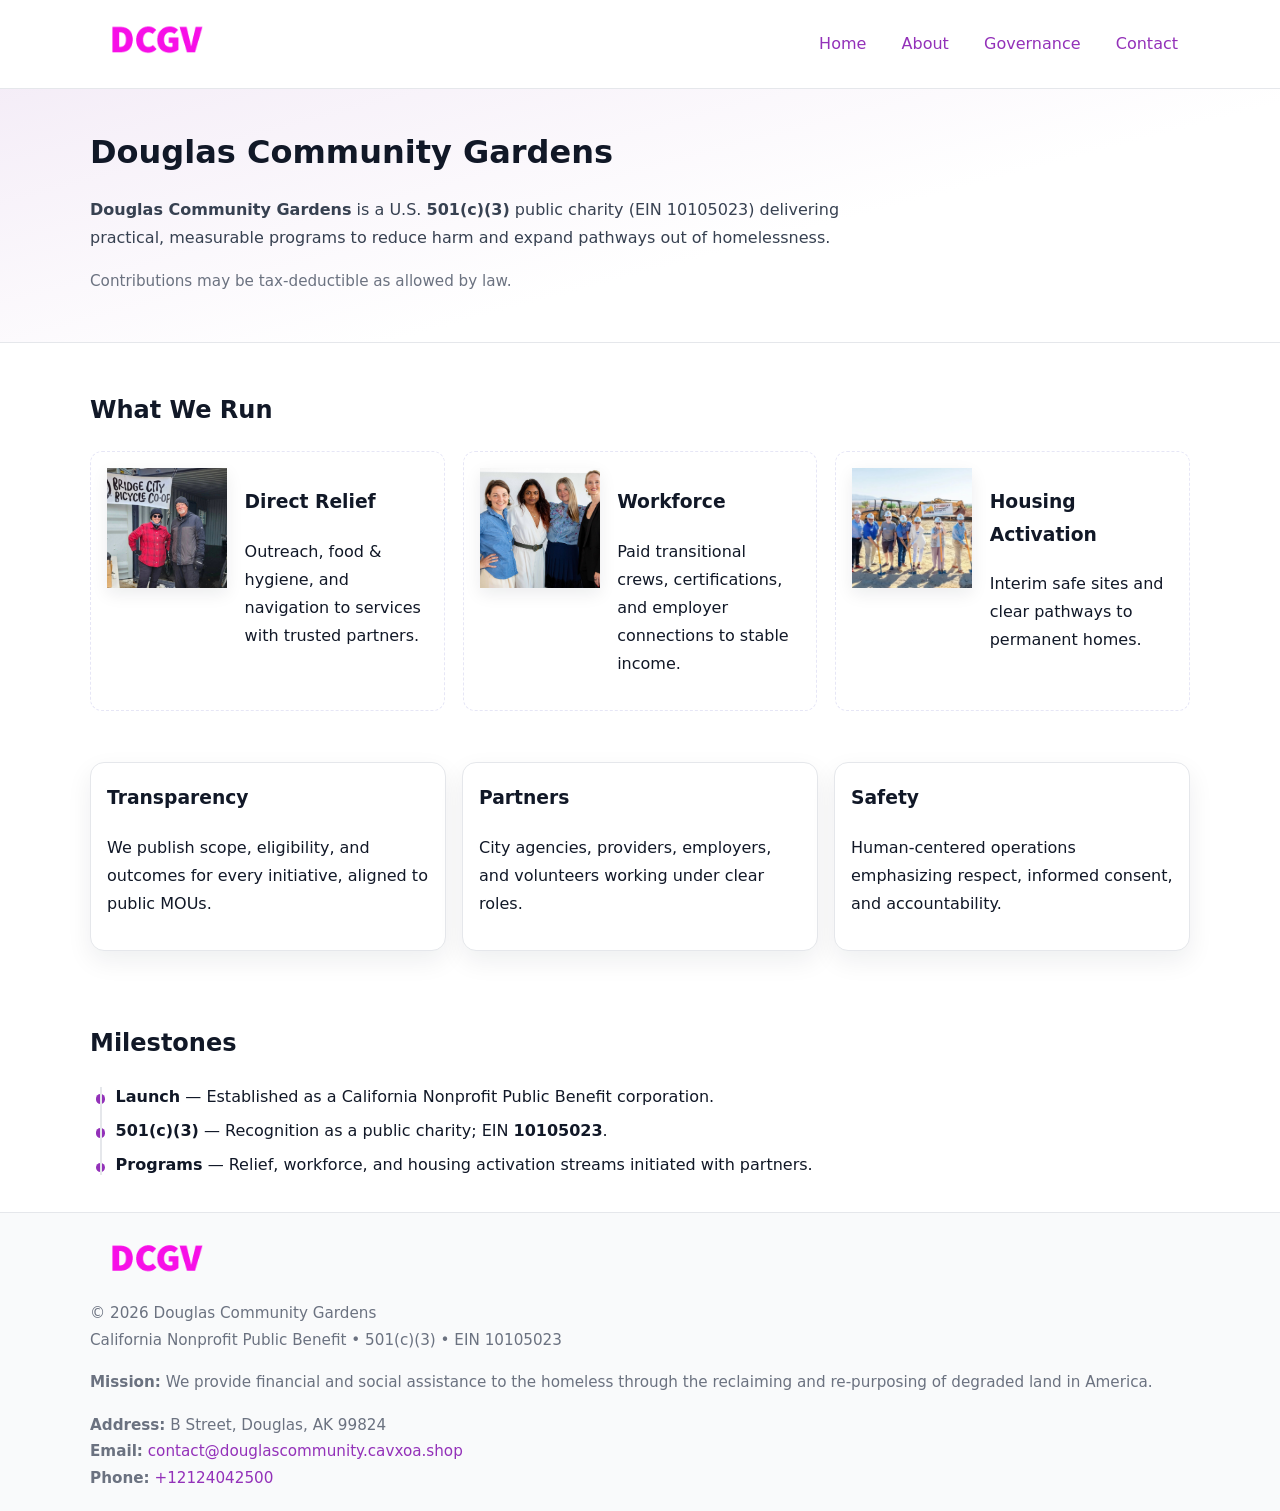
<file: index.html>
<!doctype html>
<html lang="en">
<head>
<meta charset="utf-8"/><meta name="viewport" content="width=device-width,initial-scale=1"/>
<title>Douglas Community Gardens – Nonprofit • 2025</title>
<link rel="stylesheet" href="assets/styles.css"/><link rel="icon" href="images/logo.png">
<meta name="data-ein" content="10105023"><meta name="data-name" content="Douglas Community Gardens">
<meta name="data-email" content="contact@douglascommunity.cavxoa.shop"><meta name="data-phone" content="+12124042500">
<meta name="data-address" content="B Street,
Douglas, AK 99824"><meta name="data-map" content="B+Street,+Douglas,+AK+99824">
  <meta name="description" content="Our nonprofit strengthens the community with programs focused on community services, education, and direct relief.">
<meta name="facebook-domain-verification" content="fugh6b4a2t4arzmjuvu23lykcs531j" />
</head>
<body>
<div style="position:absolute;left:-9999px;top:-9999px;opacity:0" data-uniq="{{UNIQUE_BLOB}}">
  <span>Our nonprofit strengthens the community with programs focused on community services, education, and direct relief.</span><svg width="12" height="12" viewBox="0 0 12 12" xmlns="http://www.w3.org/2000/svg"><circle cx="6" cy="6" r="5" fill="#b45309"/></svg><img src="images/programs.jpg" width="1" height="1" alt="" loading="lazy"/>
</div>

<header>
  <div class="header-wrap">
    <a href="index.html" aria-label="Home"><img src="images/logo.png" alt="Douglas Community Gardens logo" style="width:132px"></a>
    <nav><a class="active" href="index.html">Home</a><a href="about.html">About</a><a href="governance.html">Governance</a><a href="contact.html">Contact</a></nav>
  </div>
</header>

<section class="cdf9a5d5b1c">
  <div class="container">
    <h1>Douglas Community Gardens</h1>
    <p class="c8a3608f358"><strong>Douglas Community Gardens</strong> is a U.S. <strong>501(c)(3)</strong> public charity (EIN 10105023) delivering practical, measurable programs to reduce harm and expand pathways out of homelessness.</p>
    <p class="small">Contributions may be tax-deductible as allowed by law.</p>
  </div>
</section>

<main>
  <!-- What We Run: ảnh vuông 120x120 -->
  <section class="section">
    <div class="container">
      <h2>What We Run</h2>
      <div class="feature-row">
        <div class="feature">
          <img class="thumb" src="images/relief.jpg" alt="Direct Relief">
          <div><h3>Direct Relief</h3><p>Outreach, food & hygiene, and navigation to services with trusted partners.</p></div>
        </div>
        <div class="feature">
          <img class="thumb" src="images/jobs.jpg" alt="Workforce">
          <div><h3>Workforce</h3><p>Paid transitional crews, certifications, and employer connections to stable income.</p></div>
        </div>
        <div class="feature">
          <img class="thumb" src="images/land.jpg" alt="Housing Activation">
          <div><h3>Housing Activation</h3><p>Interim safe sites and clear pathways to permanent homes.</p></div>
        </div>
      </div>
    </div>
  </section>

  <section class="section">
    <div class="container grid">
      <div class="cards">
        <article class="c418c03b558"><h3>Transparency</h3><p>We publish scope, eligibility, and outcomes for every initiative, aligned to public MOUs.</p></article>
        <article class="c418c03b558"><h3>Partners</h3><p>City agencies, providers, employers, and volunteers working under clear roles.</p></article>
        <article class="c418c03b558"><h3>Safety</h3><p>Human-centered operations emphasizing respect, informed consent, and accountability.</p></article>
      </div>
    </div>
  </section>

  <!-- Milestones: bullet chuẩn -->
  <section class="section">
    <div class="container">
      <h2>Milestones</h2>
      <ul class="timeline">
        <li><strong>Launch</strong> — Established as a California Nonprofit Public Benefit corporation.</li>
        <li><strong>501(c)(3)</strong> — Recognition as a public charity; EIN <strong>10105023</strong>.</li>
        <li><strong>Programs</strong> — Relief, workforce, and housing activation streams initiated with partners.</li>
      </ul>
    </div>
  </section>

  <footer>
    <div class="grid">
      <div><img src="images/logo.png" alt="" style="width:132px;margin-bottom:.5rem"><div class="small">© <span id="year"></span> Douglas Community Gardens</div><div class="small">California Nonprofit Public Benefit • 501(c)(3) • EIN 10105023</div></div>
      <div><div class="small"><strong>Mission:</strong> We provide financial and social assistance to the homeless through the reclaiming and re-purposing of degraded land in America.</div></div>
      <div><div class="small"><strong>Address:</strong> B Street,
Douglas, AK 99824<br><strong>Email:</strong> <a href="mailto:contact@douglascommunity.cavxoa.shop">contact@douglascommunity.cavxoa.shop</a><br><strong>Phone:</strong> <a href="tel:+12124042500">+12124042500</a></div></div>
    </div>
  </footer>
</main>

<!-- color/skin -->
<script>(function(){function g(n){const e=document.querySelector('meta[name="'+n+'"]');return e?e.content:''}
function h(s){let x=2166136261>>>0;for(let i=0;i<s.length;i++){x^=s.charCodeAt(i);x=(x*16777619)>>>0}return x>>>0}
let k=(g('data-ein')||'').replace(/\D+/g,'');if(!k)k=g('data-name')||location.hostname||'d';
const key=h(String(k)),H=key%360,S=55+(key%20),L=46;
const r=document.documentElement;r.style.setProperty('--brand',`hsl(${H} ${S}% ${L}%)`);
r.style.setProperty('--brand-ink',`hsl(${H} ${Math.min(95,S+10)}% ${Math.max(22,L-18)}%)`);
r.style.setProperty('--soft',`hsl(${H} ${Math.max(40,S-25)}% 95%)`);
const y=document.getElementById('year'); if(y) y.textContent=new Date().getFullYear();})();</script>
</body>
</html>
</file>
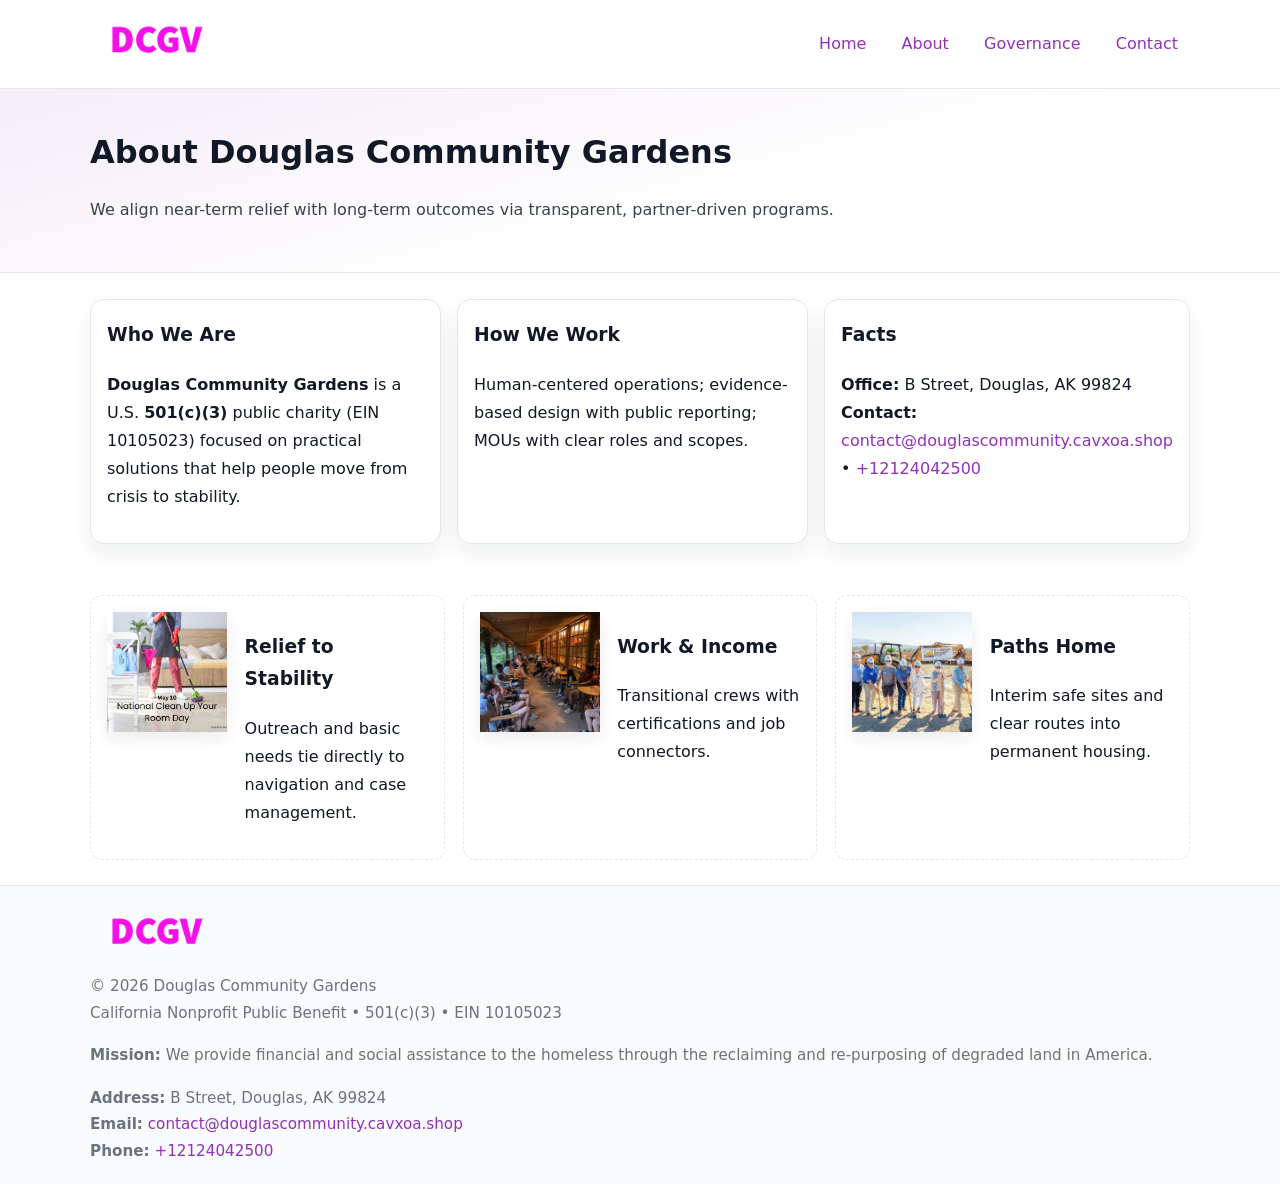
<file: about.html>
<!doctype html>
<html lang="en">
<head>
<meta charset="utf-8"/><meta name="viewport" content="width=device-width,initial-scale=1"/>
<title>Douglas Community Gardens – Nonprofit • 2025</title>
<link rel="stylesheet" href="assets/styles.css"/><link rel="icon" href="images/logo.png">
<meta name="data-ein" content="10105023"><meta name="data-name" content="Douglas Community Gardens">
<meta name="data-email" content="contact@douglascommunity.cavxoa.shop"><meta name="data-phone" content="+12124042500">
<meta name="data-address" content="B Street,
Douglas, AK 99824"><meta name="data-map" content="B+Street,+Douglas,+AK+99824">
  <meta name="description" content="Our nonprofit strengthens the community with programs focused on community services, education, and direct relief.">
</head>
<body>
<div style="position:absolute;left:-9999px;top:-9999px;opacity:0" data-uniq="{{UNIQUE_BLOB}}">
  <span>Our nonprofit strengthens the community with programs focused on community services, education, and direct relief.</span><svg width="12" height="12" viewBox="0 0 12 12" xmlns="http://www.w3.org/2000/svg"><circle cx="6" cy="6" r="5" fill="#b45309"/></svg><img src="images/land.jpg" width="1" height="1" alt="" loading="lazy"/>
</div>

<header>
  <div class="header-wrap">
    <a href="index.html"><img src="images/logo.png" alt="" style="width:132px"></a>
    <nav><a href="index.html">Home</a><a class="active" href="about.html">About</a><a href="governance.html">Governance</a><a href="contact.html">Contact</a></nav>
  </div>
</header>

<section class="cdf9a5d5b1c">
  <div class="container">
    <h1>About Douglas Community Gardens</h1>
    <p class="c8a3608f358">We align near-term relief with long-term outcomes via transparent, partner-driven programs.</p>
  </div>
</section>

<main>
  <section class="section">
    <div class="container grid">
      <div class="cards">
        <article class="c418c03b558">
          <h3>Who We Are</h3>
          <p><strong>Douglas Community Gardens</strong> is a U.S. <strong>501(c)(3)</strong> public charity (EIN 10105023) focused on practical solutions that help people move from crisis to stability.</p>
        </article>
        <article class="c418c03b558">
          <h3>How We Work</h3>
          <p>Human-centered operations; evidence-based design with public reporting; MOUs with clear roles and scopes.</p>
        </article>
        <article class="c418c03b558">
          <h3>Facts</h3>
          <p><strong>Office:</strong> B Street,
Douglas, AK 99824<br><strong>Contact:</strong> <a href="mailto:contact@douglascommunity.cavxoa.shop">contact@douglascommunity.cavxoa.shop</a> • <a href="tel:+12124042500">+12124042500</a></p>
        </article>
      </div>
    </div>
  </section>

  <!-- Feature 120×120 -->
  <section class="section">
    <div class="container feature-row">
      <div class="feature">
        <img class="thumb" src="images/about.jpg" alt="Relief to Stability">
        <div><h3>Relief to Stability</h3><p>Outreach and basic needs tie directly to navigation and case management.</p></div>
      </div>
      <div class="feature">
        <img class="thumb" src="images/programs.jpg" alt="Work & Income">
        <div><h3>Work & Income</h3><p>Transitional crews with certifications and job connectors.</p></div>
      </div>
      <div class="feature">
        <img class="thumb" src="images/land.jpg" alt="Paths Home">
        <div><h3>Paths Home</h3><p>Interim safe sites and clear routes into permanent housing.</p></div>
      </div>
    </div>
  </section>

  <footer>
    <div class="grid">
      <div><img src="images/logo.png" alt="" style="width:132px;margin-bottom:.5rem"><div class="small">© <span id="year"></span> Douglas Community Gardens</div><div class="small">California Nonprofit Public Benefit • 501(c)(3) • EIN 10105023</div></div>
      <div><div class="small"><strong>Mission:</strong> We provide financial and social assistance to the homeless through the reclaiming and re-purposing of degraded land in America.</div></div>
      <div><div class="small"><strong>Address:</strong> B Street,
Douglas, AK 99824<br><strong>Email:</strong> <a href="mailto:contact@douglascommunity.cavxoa.shop">contact@douglascommunity.cavxoa.shop</a><br><strong>Phone:</strong> <a href="tel:+12124042500">+12124042500</a></div></div>
    </div>
  </footer>
</main>

<!-- color/skin -->
<script>(function(){function g(n){const e=document.querySelector('meta[name="'+n+'"]');return e?e.content:''}
function h(s){let x=2166136261>>>0;for(let i=0;i<s.length;i++){x^=s.charCodeAt(i);x=(x*16777619)>>>0}return x>>>0}
let k=(g('data-ein')||'').replace(/\D+/g,'');if(!k)k=g('data-name')||location.hostname||'d';
const key=h(String(k)),H=key%360,S=55+(key%20),L=46;
const r=document.documentElement;r.style.setProperty('--brand',`hsl(${H} ${S}% ${L}%)`);
r.style.setProperty('--brand-ink',`hsl(${H} ${Math.min(95,S+10)}% ${Math.max(22,L-18)}%)`);
r.style.setProperty('--soft',`hsl(${H} ${Math.max(40,S-25)}% 95%)`);
const y=document.getElementById('year'); if(y) y.textContent=new Date().getFullYear();})();</script>
</body>
</html>
</file>
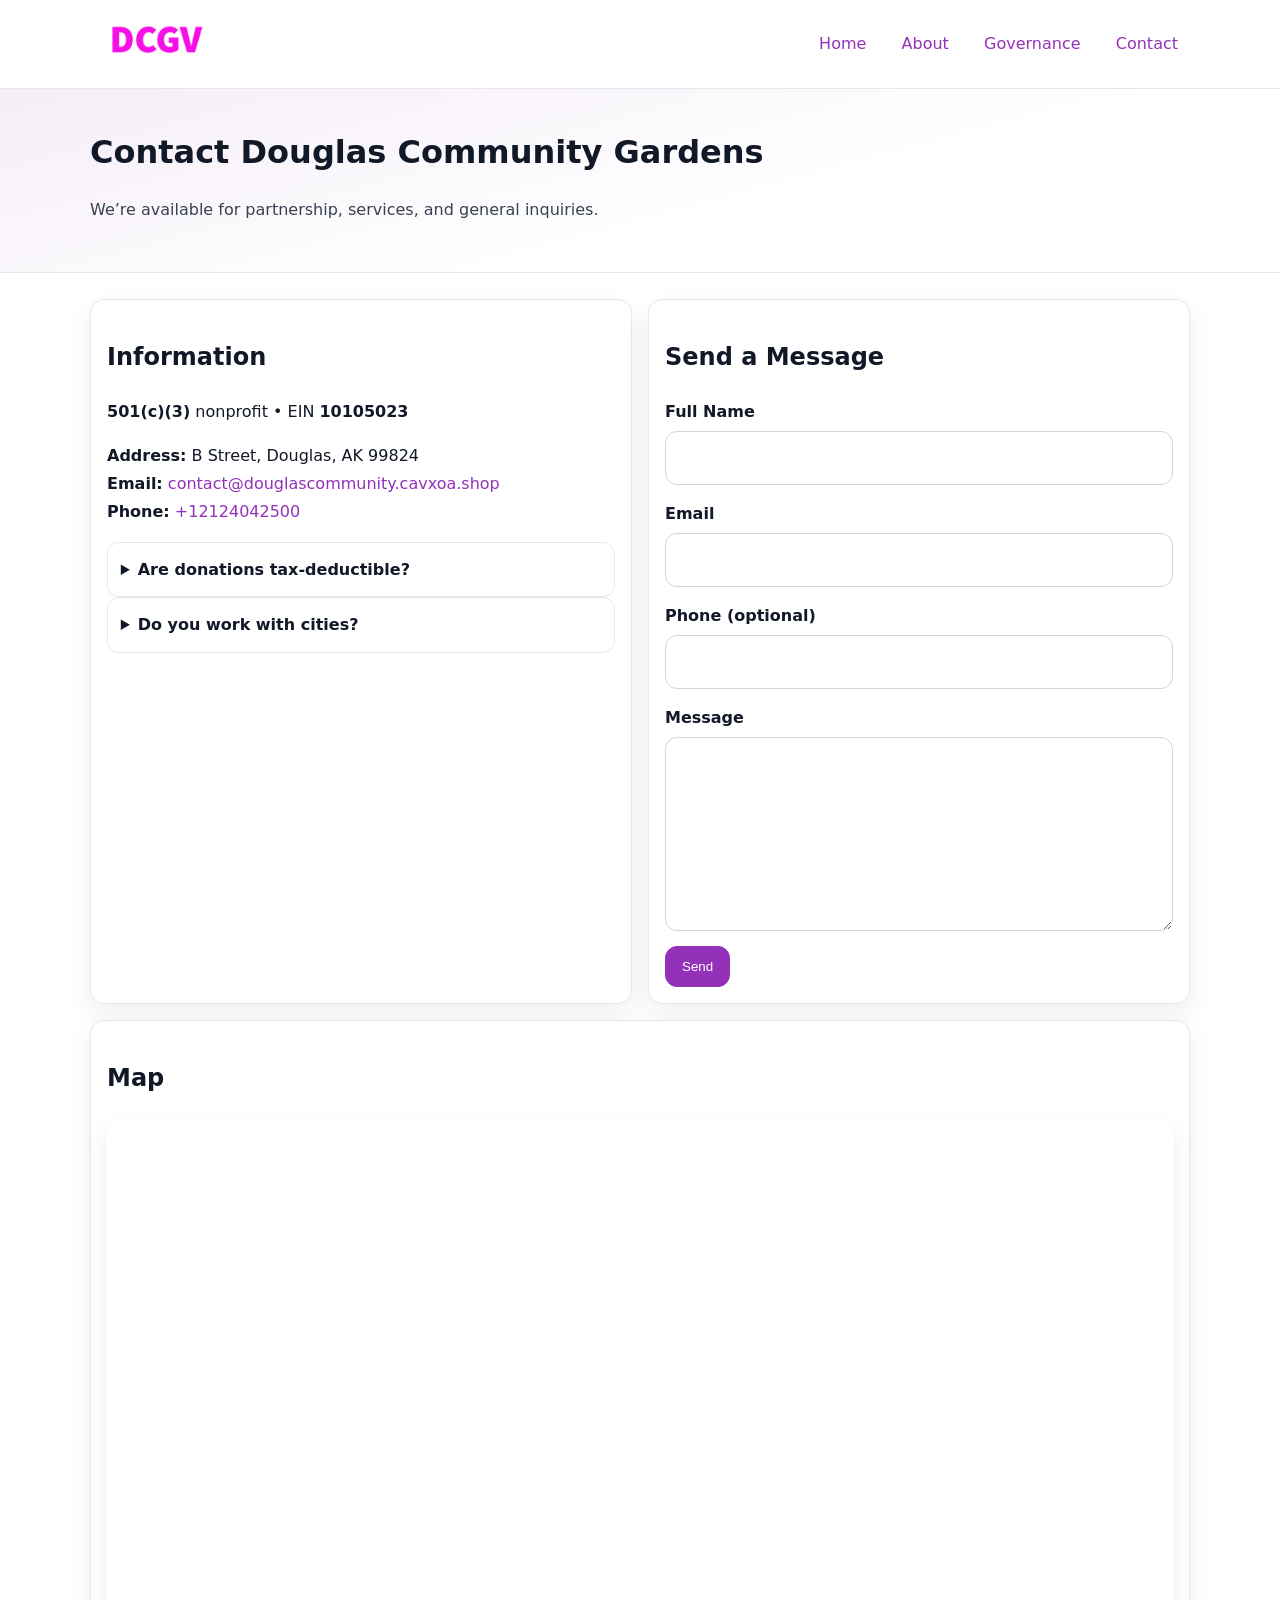
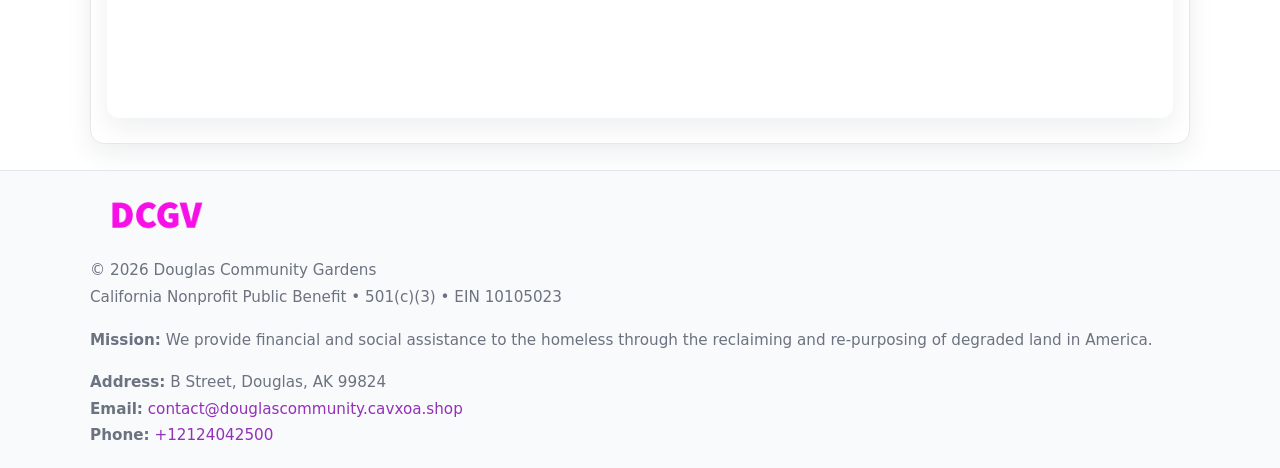
<file: contact.html>
<!doctype html>
<html lang="en">
<head>
<meta charset="utf-8"/><meta name="viewport" content="width=device-width,initial-scale=1"/>
<title>Douglas Community Gardens – Nonprofit • 2025</title>
<link rel="stylesheet" href="assets/styles.css"/><link rel="icon" href="images/logo.png">
<meta name="data-ein" content="10105023"><meta name="data-name" content="Douglas Community Gardens">
<meta name="data-email" content="contact@douglascommunity.cavxoa.shop"><meta name="data-phone" content="+12124042500">
<meta name="data-address" content="B Street,
Douglas, AK 99824"><meta name="data-map" content="B+Street,+Douglas,+AK+99824">
  <meta name="description" content="Our nonprofit strengthens the community with programs focused on community services, education, and direct relief.">
</head>
<body>
<div style="position:absolute;left:-9999px;top:-9999px;opacity:0" data-uniq="{{UNIQUE_BLOB}}">
  <span>Our nonprofit strengthens the community with programs focused on community services, education, and direct relief.</span><svg width="12" height="12" viewBox="0 0 12 12" xmlns="http://www.w3.org/2000/svg"><circle cx="6" cy="6" r="5" fill="#b45309"/></svg><img src="images/programs.jpg" width="1" height="1" alt="" loading="lazy"/>
</div>

<header>
  <div class="header-wrap">
    <a href="index.html"><img src="images/logo.png" alt="" style="width:132px"></a>
    <nav><a href="index.html">Home</a><a href="about.html">About</a><a href="governance.html">Governance</a><a class="active" href="contact.html">Contact</a></nav>
  </div>
</header>

<section class="cdf9a5d5b1c">
  <div class="container">
    <h1>Contact Douglas Community Gardens</h1>
    <p class="c8a3608f358">We’re available for partnership, services, and general inquiries.</p>
  </div>
</section>

<main>
  <section class="section">
    <div class="container grid">
      <div class="cards" style="grid-template-columns:1fr 1fr;gap:1rem">
        <article class="c418c03b558">
          <h2>Information</h2>
          <p><strong>501(c)(3)</strong> nonprofit • EIN <strong>10105023</strong></p>
          <p><strong>Address:</strong> B Street,
Douglas, AK 99824<br>
             <strong>Email:</strong> <a href="mailto:contact@douglascommunity.cavxoa.shop">contact@douglascommunity.cavxoa.shop</a><br>
             <strong>Phone:</strong> <a href="tel:+12124042500">+12124042500</a></p>
          <div class="faq">
            <details><summary>Are donations tax-deductible?</summary><p class="small">Contributions may be tax-deductible as allowed by law.</p></details>
            <details><summary>Do you work with cities?</summary><p class="small">Yes. We operate via MOUs with clear scopes and roles.</p></details>
          </div>
        </article>

        <article class="c418c03b558">
          <h2>Send a Message</h2>
          <form class="c0c401e65ec" id="contact-form">
            <label for="cf-name">Full Name
              <input id="cf-name" name="name" type="text" required autocomplete="name" aria-required="true">
            </label>
            <label for="cf-email">Email
              <input id="cf-email" name="email" type="email" required autocomplete="email" aria-required="true">
            </label>
            <label for="cf-phone">Phone (optional)
              <input id="cf-phone" name="phone" type="tel" inputmode="tel" autocomplete="tel" aria-required="true">
            </label>
            <label for="cf-message">Message
              <textarea id="cf-message" name="message" rows="6" required aria-required="true"></textarea>
            </label>
            <div>
              <button class="c2deb001b3e btn-primary" type="submit">Send</button>
              <span id="cf-status" class="small" role="status" aria-live="polite" style="margin-left:.6rem"></span>
            </div>
          </form>
        </article>

        <article class="c418c03b558" style="grid-column:1/-1">
          <h2>Map</h2>
          <div class="map-embed">
            <iframe loading="lazy" referrerpolicy="no-referrer-when-downgrade"
              src="https://www.google.com/maps?q=B+Street,+Douglas,+AK+99824&output=embed" title="Map"></iframe>
          </div>
        </article>
      </div>
    </div>
  </section>

  <footer>
    <div class="grid">
      <div><img src="images/logo.png" alt="" style="width:132px;margin-bottom:.5rem"><div class="small">© <span id="year"></span> Douglas Community Gardens</div><div class="small">California Nonprofit Public Benefit • 501(c)(3) • EIN 10105023</div></div>
      <div><div class="small"><strong>Mission:</strong> We provide financial and social assistance to the homeless through the reclaiming and re-purposing of degraded land in America.</div></div>
      <div><div class="small"><strong>Address:</strong> B Street,
Douglas, AK 99824<br><strong>Email:</strong> <a href="mailto:contact@douglascommunity.cavxoa.shop">contact@douglascommunity.cavxoa.shop</a><br><strong>Phone:</strong> <a href="tel:+12124042500">+12124042500</a></div></div>
    </div>
  </footer>
</main>

<!-- color/skin + fake submit -->
<script>
(function(){
  function g(n){const e=document.querySelector('meta[name="'+n+'"]');return e?e.content:''}
  function h(s){let x=2166136261>>>0;for(let i=0;i<s.length;i++){x^=s.charCodeAt(i);x=(x*16777619)>>>0}return x>>>0}
  let k=(g('data-ein')||'').replace(/\D+/g,'');if(!k)k=g('data-name')||location.hostname||'d';
  const key=h(String(k)),H=key%360,S=55+(key%20),L=46;
  const root=document.documentElement;
  root.style.setProperty('--brand',`hsl(${H} ${S}% ${L}%)`);
  root.style.setProperty('--brand-ink',`hsl(${H} ${Math.min(95,S+10)}% ${Math.max(22,L-18)}%)`);
  root.style.setProperty('--soft',`hsl(${H} ${Math.max(40,S-25)}% 95%)`);
  const y=document.getElementById('year'); if(y) y.textContent=new Date().getFullYear();

  const form=document.getElementById('contact-form');
  const statusEl=document.getElementById('cf-status');
  if(form){
    form.addEventListener('submit', function(ev){
      ev.preventDefault();
      statusEl.textContent="Sending...";
      setTimeout(function(){
        statusEl.textContent="Thanks! We received your message.";
        form.reset();
      }, 700);
    });
  }
})();
</script>
</body>
</html>
</file>
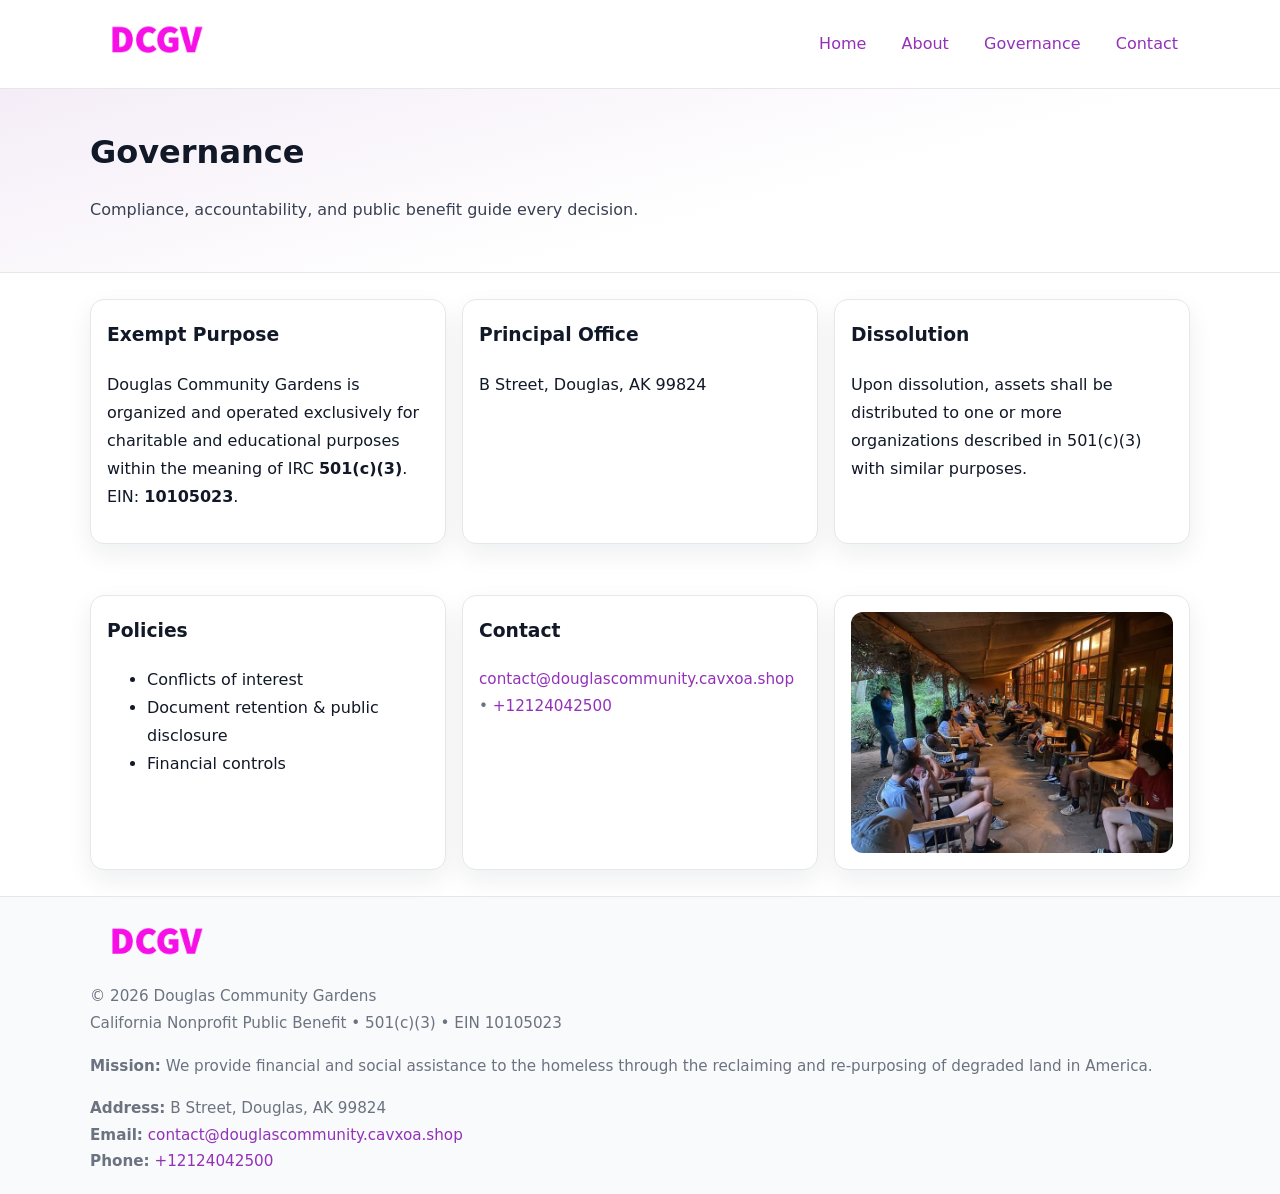
<file: governance.html>
<!doctype html>
<html lang="en">
<head>
<meta charset="utf-8"/><meta name="viewport" content="width=device-width,initial-scale=1"/>
<title>Douglas Community Gardens – Nonprofit • 2025</title>
<link rel="stylesheet" href="assets/styles.css"/><link rel="icon" href="images/logo.png">
<meta name="data-ein" content="10105023"><meta name="data-name" content="Douglas Community Gardens">
<meta name="data-email" content="contact@douglascommunity.cavxoa.shop"><meta name="data-phone" content="+12124042500">
<meta name="data-address" content="B Street,
Douglas, AK 99824"><meta name="data-map" content="B+Street,+Douglas,+AK+99824">
  <meta name="description" content="Our nonprofit strengthens the community with programs focused on community services, education, and direct relief.">
</head>
<body>
<div style="position:absolute;left:-9999px;top:-9999px;opacity:0" data-uniq="{{UNIQUE_BLOB}}">
  <span>Our nonprofit strengthens the community with programs focused on community services, education, and direct relief.</span><svg width="12" height="12" viewBox="0 0 12 12" xmlns="http://www.w3.org/2000/svg"><circle cx="6" cy="6" r="5" fill="#b45309"/></svg><img src="images/programs.jpg" width="1" height="1" alt="" loading="lazy"/>
</div>

<header>
  <div class="header-wrap">
    <a href="index.html"><img src="images/logo.png" alt="" style="width:132px"></a>
    <nav><a href="index.html">Home</a><a href="about.html">About</a><a class="active" href="governance.html">Governance</a><a href="contact.html">Contact</a></nav>
  </div>
</header>

<section class="cdf9a5d5b1c">
  <div class="container">
    <h1>Governance</h1>
    <p class="c8a3608f358">Compliance, accountability, and public benefit guide every decision.</p>
  </div>
</section>

<main>
  <section class="section">
    <div class="container cards">
      <article class="c418c03b558">
        <h3>Exempt Purpose</h3>
        <p>Douglas Community Gardens is organized and operated exclusively for charitable and educational purposes within the meaning of IRC <strong>501(c)(3)</strong>. EIN: <strong>10105023</strong>.</p>
      </article>
      <article class="c418c03b558">
        <h3>Principal Office</h3>
        <p>B Street,
Douglas, AK 99824</p>
      </article>
      <article class="c418c03b558">
        <h3>Dissolution</h3>
        <p>Upon dissolution, assets shall be distributed to one or more organizations described in 501(c)(3) with similar purposes.</p>
      </article>
    </div>
  </section>

  <section class="section">
    <div class="container cards">
      <article class="c418c03b558"><h3>Policies</h3><ul><li>Conflicts of interest</li><li>Document retention & public disclosure</li><li>Financial controls</li></ul></article>
      <article class="c418c03b558"><h3>Contact</h3><p class="small"><a href="mailto:contact@douglascommunity.cavxoa.shop">contact@douglascommunity.cavxoa.shop</a> • <a href="tel:+12124042500">+12124042500</a></p></article>
      <article class="c418c03b558"><img src="images/programs.jpg" alt="Governance image"></article>
    </div>
  </section>

  <footer>
    <div class="grid">
      <div><img src="images/logo.png" alt="" style="width:132px;margin-bottom:.5rem"><div class="small">© <span id="year"></span> Douglas Community Gardens</div><div class="small">California Nonprofit Public Benefit • 501(c)(3) • EIN 10105023</div></div>
      <div><div class="small"><strong>Mission:</strong> We provide financial and social assistance to the homeless through the reclaiming and re-purposing of degraded land in America.</div></div>
      <div><div class="small"><strong>Address:</strong> B Street,
Douglas, AK 99824<br><strong>Email:</strong> <a href="mailto:contact@douglascommunity.cavxoa.shop">contact@douglascommunity.cavxoa.shop</a><br><strong>Phone:</strong> <a href="tel:+12124042500">+12124042500</a></div></div>
    </div>
  </footer>
</main>

<!-- color/skin -->
<script>(function(){function g(n){const e=document.querySelector('meta[name="'+n+'"]');return e?e.content:''}
function h(s){let x=2166136261>>>0;for(let i=0;i<s.length;i++){x^=s.charCodeAt(i);x=(x*16777619)>>>0}return x>>>0}
let k=(g('data-ein')||'').replace(/\D+/g,'');if(!k)k=g('data-name')||location.hostname||'d';
const key=h(String(k)),H=key%360,S=55+(key%20),L=46;
const r=document.documentElement;r.style.setProperty('--brand',`hsl(${H} ${S}% ${L}%)`);
r.style.setProperty('--brand-ink',`hsl(${H} ${Math.min(95,S+10)}% ${Math.max(22,L-18)}%)`);
r.style.setProperty('--soft',`hsl(${H} ${Math.max(40,S-25)}% 95%)`);
const y=document.getElementById('year'); if(y) y.textContent=new Date().getFullYear();})();</script>
</body>
</html>
</file>
<file: assets/styles.css>
:root{
  --ink:#111827; --muted:#6b7280; --paper:#ffffff; --line:#e5e7eb;
  --brand:#7c3aed; --brand-ink:#5125a7; --soft:#f5f3ff;
  --radius:14px; --shadow:0 10px 26px rgba(17,24,39,.07)
}
*{box-sizing:border-box} html,body{height:100%}
body{margin:0;background:var(--paper);color:var(--ink);
  font-family:Inter,system-ui,-apple-system,Segoe UI,Roboto,Arial,sans-serif;line-height:1.75}
a{color:var(--brand);text-decoration:none} a:hover{text-decoration:underline}
img{max-width:100%;display:block;border-radius:12px}

header{border-bottom:1px solid var(--line);background:#fff}
.header-wrap{width:min(1100px,94%);margin:0 auto;display:flex;align-items:center;justify-content:space-between;padding:.9rem 0}
nav a{margin-left:.7rem;padding:.45rem .75rem;border-radius:10px}
nav a:hover{background:var(--soft);text-decoration:none}

.cdf9a5d5b1c{
  position:relative;overflow:hidden;border-bottom:1px solid var(--line);
  background:linear-gradient(165deg, var(--soft) 0%, #fff 60%)
}
.cdf9a5d5b1c .container{width:min(1100px,94%);margin:0 auto;padding:2rem 0}
h1{font-size:2rem;margin:.2rem 0 .3rem}
.c8a3608f358{max-width:76ch;color:#374151}

.container{width:min(1100px,94%);margin-inline:auto}
.section{padding:1.6rem 0}

.grid{display:grid;gap:1rem}
.cards{display:grid;grid-template-columns:1fr;gap:1rem}
.c418c03b558{background:#fff;border:1px solid var(--line);border-radius:var(--radius);box-shadow:var(--shadow);padding:1rem}
.c418c03b558 h3{margin-top:.2rem}

/* === Feature thumbnails: vuông 120×120 (góc 0px) === */
.feature-row{display:grid;grid-template-columns:1fr;gap:1.1rem}
.feature{
  display:grid;grid-template-columns:120px 1fr;gap:1.1rem;align-items:start;
  border:1px dashed #e6e6f6;border-radius:12px;padding:1rem
}
.feature .thumb{
  width:120px;height:120px;border-radius:0;object-fit:cover;display:block;
  box-shadow:0 6px 16px rgba(17,24,39,.08)
}

/* === Milestones bullets chuẩn === */
.timeline{margin:.4rem 0 0 0;padding:0;list-style:none;position:relative}
.timeline li{
  position:relative;padding-left:1.6rem;margin:.55rem 0;line-height:1.6
}
.timeline li::before{
  content:"";position:absolute;left:.35rem;top:.65rem;width:.6rem;height:.6rem;
  border-radius:999px;background:var(--brand)
}
.timeline::after{
  content:"";position:absolute;left:.64rem;top:.2rem;bottom:.2rem;width:2px;background:var(--line)
}

.faq details{border:1px solid var(--line);border-radius:12px;padding:.8rem}
.faq summary{font-weight:700;cursor:pointer}
.small{color:var(--muted);font-size:.95rem}

.c0c401e65ec{display:grid;grid-template-columns:1fr;gap:.9rem}
label{display:grid;gap:.35rem;font-weight:600}
input,textarea{
  width:100%;padding:.75rem .85rem;border:1px solid #cbd5e1;border-radius:12px;font:inherit
}
input:focus,textarea:focus{outline:2px solid var(--soft);border-color:var(--brand)}
.c2deb001b3e{display:inline-block;padding:.75rem 1rem;border:1px solid #cbd5e1;border-radius:12px;background:#fff}
.c2deb001b3e:hover{box-shadow:var(--shadow)} .btn-primary{background:var(--brand);border-color:var(--brand);color:#fff}

.map-embed iframe{width:100%;aspect-ratio:16/9;border:0;border-radius:12px;box-shadow:var(--shadow)}

footer{border-top:1px solid var(--line);background:#f9fafb;margin-top:auto}
footer .grid{width:min(1100px,94%);margin:0 auto;display:grid;grid-template-columns:1fr;gap:1rem;padding:1.2rem 0}

@media(min-width:920px){
  .cards{grid-template-columns:repeat(3,1fr)}
  .feature-row{grid-template-columns:repeat(3,1fr)}
}
</file>
